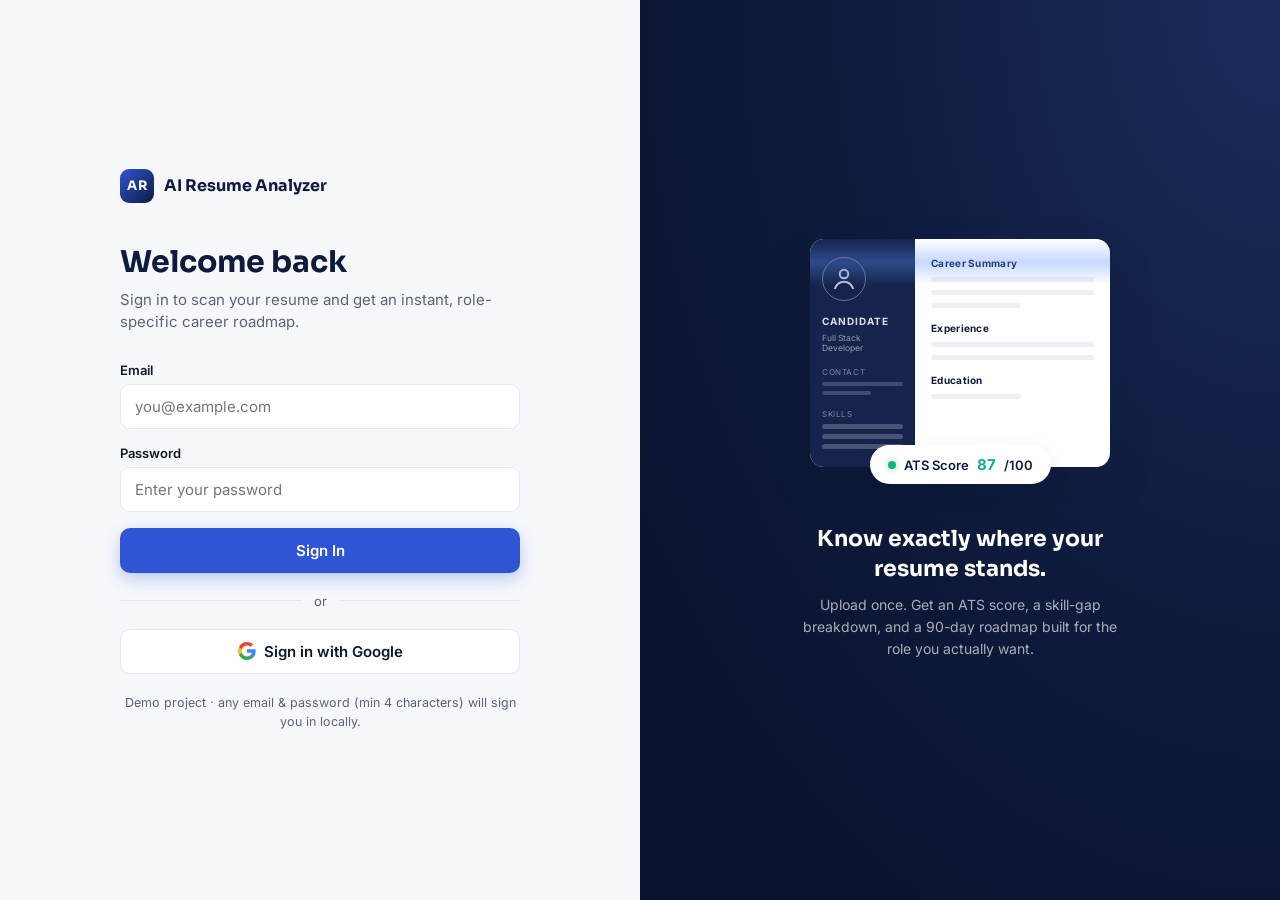
<file: index.html>
<!DOCTYPE html>
<html lang="en">
<head>
<meta charset="UTF-8" />
<meta name="viewport" content="width=device-width, initial-scale=1.0" />
<title>AI Resume Analyzer &mdash; Sign In</title>
<meta name="description" content="AI-powered resume analyzer with ATS scoring, skill gap analysis and a personalized learning roadmap." />
<link rel="preconnect" href="https://fonts.googleapis.com">
<link rel="preconnect" href="https://fonts.gstatic.com" crossorigin>
<link href="https://fonts.googleapis.com/css2?family=Sora:wght@500;600;700;800&family=Inter:wght@400;500;600;700&display=swap" rel="stylesheet">
<link rel="stylesheet" href="css/style.css" />
</head>
<body class="auth-body">

  <div class="auth-shell">

    <!-- LEFT: Auth form -->
    <section class="auth-left">
      <div class="auth-form-wrap">
        <div class="brand">
          <span class="brand-mark">AR</span>
          <span class="brand-name">AI Resume Analyzer</span>
        </div>

        <h1 class="auth-title">Welcome back</h1>
        <p class="auth-subtitle">Sign in to scan your resume and get an instant, role-specific career roadmap.</p>

        <form id="loginForm" class="auth-form" novalidate>
          <label class="field">
            <span class="field-label">Email</span>
            <input type="email" id="email" name="email" placeholder="you@example.com" autocomplete="email" required />
          </label>

          <label class="field">
            <span class="field-label">Password</span>
            <input type="password" id="password" name="password" placeholder="Enter your password" autocomplete="current-password" required minlength="4" />
          </label>

          <p id="authError" class="auth-error" hidden></p>

          <button type="submit" class="btn btn-primary btn-block">Sign In</button>

          <div class="divider"><span>or</span></div>

          <button type="button" id="googleBtn" class="btn btn-google btn-block">
            <svg width="18" height="18" viewBox="0 0 18 18" aria-hidden="true">
              <path fill="#4285F4" d="M17.64 9.2c0-.64-.06-1.25-.16-1.84H9v3.48h4.84a4.14 4.14 0 0 1-1.8 2.72v2.26h2.92c1.7-1.57 2.68-3.88 2.68-6.62z"/>
              <path fill="#34A853" d="M9 18c2.43 0 4.47-.8 5.96-2.18l-2.92-2.26c-.81.54-1.85.87-3.04.87-2.34 0-4.32-1.58-5.03-3.71H.96v2.33A9 9 0 0 0 9 18z"/>
              <path fill="#FBBC05" d="M3.97 10.72A5.4 5.4 0 0 1 3.68 9c0-.6.1-1.19.29-1.72V4.95H.96A9 9 0 0 0 0 9c0 1.45.35 2.83.96 4.05l3.01-2.33z"/>
              <path fill="#EA4335" d="M9 3.58c1.32 0 2.5.45 3.44 1.35l2.58-2.58C13.46.89 11.43 0 9 0A9 9 0 0 0 .96 4.95l3.01 2.33C4.68 5.16 6.66 3.58 9 3.58z"/>
            </svg>
            Sign in with Google
          </button>
        </form>

        <p class="auth-footnote">
          Demo project &middot; any email &amp; password (min 4 characters) will sign you in locally.
        </p>
      </div>
    </section>

    <!-- RIGHT: Visual -->
    <section class="auth-right">
      <div class="scan-stage">
        <div class="resume-card">
          <div class="resume-card__rail">
            <div class="avatar-ring">
              <svg viewBox="0 0 24 24" width="30" height="30" fill="none" stroke="currentColor" stroke-width="1.6">
                <circle cx="12" cy="8" r="3.4"/>
                <path d="M4.5 20c1.4-3.8 4.4-5.8 7.5-5.8s6.1 2 7.5 5.8"/>
              </svg>
            </div>
            <div class="rail-name">CANDIDATE</div>
            <div class="rail-role">Full Stack Developer</div>
            <div class="rail-block">
              <span class="rail-label">Contact</span>
              <div class="rail-line"></div>
              <div class="rail-line short"></div>
            </div>
            <div class="rail-block">
              <span class="rail-label">Skills</span>
              <div class="rail-chip"></div>
              <div class="rail-chip"></div>
              <div class="rail-chip"></div>
            </div>
          </div>
          <div class="resume-card__body">
            <div class="body-title">Career Summary</div>
            <div class="body-line"></div>
            <div class="body-line"></div>
            <div class="body-line short"></div>
            <div class="body-title">Experience</div>
            <div class="body-line"></div>
            <div class="body-line"></div>
            <div class="body-title">Education</div>
            <div class="body-line short"></div>
          </div>
          <div class="scan-beam"></div>
        </div>

        <div class="score-chip">
          <span class="score-chip__dot"></span>
          ATS Score <strong>87</strong>/100
        </div>
      </div>

      <div class="auth-right__copy">
        <h2>Know exactly where your resume stands.</h2>
        <p>Upload once. Get an ATS score, a skill-gap breakdown, and a 90-day roadmap built for the role you actually want.</p>
      </div>
    </section>

  </div>

<script src="js/auth.js"></script>
</body>
</html>
</file>
<file: css/style.css>
/* ==========================================================================
   AI Resume Analyzer — Design Tokens
   Palette:
     --navy        : #0F1B3D  deep navy (dark panels, headings on light bg)
     --navy-2      : #16244D  secondary navy (gradients)
     --blue        : #2F55D4  primary accent (buttons, links)
     --blue-light  : #EAF0FF  soft blue chips / icon backgrounds
     --teal        : #14B08A  positive / strengths
     --amber       : #E2A33D  caution / weaknesses
     --coral       : #E0574B  negative accents (rare use)
     --bg          : #F5F7FB  app background
     --surface     : #FFFFFF  card surface
     --border      : #E4E8F1  hairline borders
     --text        : #101828  primary text
     --text-muted  : #5B6472  secondary text
   Type: Sora (display) + Inter (body/UI)
   ========================================================================== */

:root {
  --navy: #0F1B3D;
  --navy-2: #16244D;
  --blue: #2F55D4;
  --blue-dark: #24409E;
  --blue-light: #EAF0FF;
  --teal: #14B08A;
  --teal-light: #E4F8F1;
  --amber: #E2A33D;
  --amber-light: #FCF2E1;
  --coral: #E0574B;
  --coral-light: #FCEAE8;
  --bg: #F5F7FB;
  --surface: #FFFFFF;
  --border: #E4E8F1;
  --text: #101828;
  --text-muted: #5B6472;
  --radius-sm: 10px;
  --radius-md: 14px;
  --radius-lg: 20px;
  --shadow-sm: 0 1px 2px rgba(16, 24, 40, 0.05);
  --shadow-md: 0 8px 24px rgba(16, 24, 40, 0.08);
  --shadow-lg: 0 20px 48px rgba(16, 24, 40, 0.14);
}

* { box-sizing: border-box; }

html, body {
  margin: 0;
  padding: 0;
}

body {
  font-family: 'Inter', -apple-system, BlinkMacSystemFont, sans-serif;
  color: var(--text);
  background: var(--bg);
  -webkit-font-smoothing: antialiased;
}

h1, h2, h3 {
  font-family: 'Sora', 'Inter', sans-serif;
  margin: 0;
}

p { margin: 0; }

a { color: var(--blue); }

:focus-visible {
  outline: 2px solid var(--blue);
  outline-offset: 2px;
}

.brand {
  display: flex;
  align-items: center;
  gap: 10px;
}

.brand-mark {
  display: inline-flex;
  align-items: center;
  justify-content: center;
  width: 34px;
  height: 34px;
  border-radius: 9px;
  background: linear-gradient(135deg, var(--blue), var(--navy));
  color: #fff;
  font-family: 'Sora', sans-serif;
  font-weight: 700;
  font-size: 13px;
  letter-spacing: 0.5px;
}

.brand-name {
  font-family: 'Sora', sans-serif;
  font-weight: 700;
  font-size: 16px;
  color: var(--navy);
}

.btn {
  font-family: 'Inter', sans-serif;
  font-weight: 600;
  font-size: 15px;
  border-radius: var(--radius-sm);
  border: 1px solid transparent;
  padding: 12px 20px;
  cursor: pointer;
  transition: transform 0.15s ease, box-shadow 0.15s ease, background 0.15s ease, border-color 0.15s ease;
  display: inline-flex;
  align-items: center;
  justify-content: center;
  gap: 8px;
}

.btn:active { transform: translateY(1px); }
.btn-block { width: 100%; }
.btn-lg { padding: 14px 22px; font-size: 16px; }

.btn-primary {
  background: var(--blue);
  color: #fff;
  box-shadow: 0 6px 16px rgba(47, 85, 212, 0.28);
}
.btn-primary:hover { background: var(--blue-dark); }
.btn-primary:disabled {
  opacity: 0.6;
  cursor: not-allowed;
  box-shadow: none;
}

.btn-outline {
  background: #fff;
  color: var(--blue);
  border-color: var(--blue);
}
.btn-outline:hover { background: var(--blue-light); }

.btn-ghost {
  background: transparent;
  color: var(--text-muted);
  border-color: var(--border);
}
.btn-ghost:hover { background: var(--blue-light); color: var(--blue-dark); border-color: var(--blue-light); }

.btn-google {
  background: #fff;
  color: var(--text);
  border-color: var(--border);
}
.btn-google:hover { background: #fafbfe; }

.auth-body { background: var(--bg); }

.auth-shell {
  display: grid;
  grid-template-columns: 1fr 1fr;
  min-height: 100vh;
}

.auth-left {
  display: flex;
  align-items: center;
  justify-content: center;
  padding: 48px 32px;
}

.auth-form-wrap {
  width: 100%;
  max-width: 400px;
}

.auth-form-wrap .brand { margin-bottom: 40px; }

.auth-title {
  font-size: 30px;
  font-weight: 700;
  color: var(--navy);
  margin-bottom: 8px;
}

.auth-subtitle {
  color: var(--text-muted);
  font-size: 15px;
  line-height: 1.5;
  margin-bottom: 28px;
}

.auth-form { display: flex; flex-direction: column; gap: 16px; }

.field { display: flex; flex-direction: column; gap: 6px; }

.field-label {
  font-size: 13px;
  font-weight: 600;
  color: var(--text);
}

input[type="email"],
input[type="password"],
input[type="text"],
select {
  font-family: 'Inter', sans-serif;
  font-size: 15px;
  padding: 12px 14px;
  border-radius: var(--radius-sm);
  border: 1px solid var(--border);
  background: #fff;
  color: var(--text);
  transition: border-color 0.15s ease, box-shadow 0.15s ease;
}

input:focus, select:focus {
  border-color: var(--blue);
  box-shadow: 0 0 0 3px rgba(47, 85, 212, 0.12);
  outline: none;
}

.auth-error, .form-error {
  color: var(--coral);
  background: var(--coral-light);
  border-radius: var(--radius-sm);
  padding: 10px 12px;
  font-size: 13px;
}

.divider {
  display: flex;
  align-items: center;
  gap: 12px;
  color: var(--text-muted);
  font-size: 13px;
  margin: 4px 0;
}
.divider::before, .divider::after {
  content: '';
  flex: 1;
  height: 1px;
  background: var(--border);
}

.auth-footnote {
  margin-top: 20px;
  font-size: 12.5px;
  color: var(--text-muted);
  text-align: center;
  line-height: 1.5;
}

.auth-right {
  background: radial-gradient(120% 120% at 100% 0%, #1B2C5C 0%, var(--navy) 60%, #0A132D 100%);
  display: flex;
  flex-direction: column;
  align-items: center;
  justify-content: center;
  padding: 48px 32px;
  gap: 40px;
  position: relative;
  overflow: hidden;
}

.scan-stage {
  position: relative;
  display: flex;
  flex-direction: column;
  align-items: center;
}

.resume-card {
  position: relative;
  width: 300px;
  border-radius: var(--radius-md);
  overflow: hidden;
  display: flex;
  background: #fff;
  box-shadow: var(--shadow-lg);
}

.resume-card__rail {
  width: 105px;
  background: var(--navy-2);
  padding: 18px 12px;
  display: flex;
  flex-direction: column;
  gap: 14px;
  color: rgba(255,255,255,0.85);
}

.avatar-ring {
  width: 44px;
  height: 44px;
  border-radius: 50%;
  border: 1.5px solid rgba(255,255,255,0.35);
  display: flex;
  align-items: center;
  justify-content: center;
  color: rgba(255,255,255,0.7);
}

.rail-name { font-size: 10px; font-weight: 700; letter-spacing: 1px; }
.rail-role { font-size: 8.5px; color: rgba(255,255,255,0.55); margin-top: -8px; }

.rail-block { display: flex; flex-direction: column; gap: 5px; }
.rail-label { font-size: 8px; text-transform: uppercase; letter-spacing: 0.6px; color: rgba(255,255,255,0.45); }
.rail-line { height: 4px; border-radius: 2px; background: rgba(255,255,255,0.18); }
.rail-line.short { width: 60%; }
.rail-chip { height: 5px; border-radius: 3px; background: rgba(255,255,255,0.22); }

.resume-card__body {
  flex: 1;
  padding: 18px 16px;
  display: flex;
  flex-direction: column;
  gap: 8px;
}
.body-title { font-size: 10px; font-weight: 700; color: var(--navy); margin-top: 6px; letter-spacing: 0.3px; }
.body-title:first-child { margin-top: 0; }
.body-line { height: 5px; border-radius: 3px; background: #EDEFF5; }
.body-line.short { width: 55%; }

.scan-beam {
  position: absolute;
  left: 0;
  right: 0;
  height: 46px;
  background: linear-gradient(180deg, rgba(47,85,212,0) 0%, rgba(94,146,255,0.35) 50%, rgba(47,85,212,0) 100%);
  animation: scan 3.2s ease-in-out infinite;
  pointer-events: none;
}

@keyframes scan {
  0%   { top: -46px; }
  50%  { top: calc(100% - 0px); }
  100% { top: -46px; }
}

.score-chip {
  margin-top: -22px;
  background: #fff;
  color: var(--navy);
  border-radius: 999px;
  padding: 10px 18px;
  font-size: 13px;
  font-weight: 600;
  box-shadow: var(--shadow-md);
  display: flex;
  align-items: center;
  gap: 8px;
  z-index: 2;
}
.score-chip strong { color: var(--teal); font-size: 15px; }
.score-chip__dot {
  width: 8px; height: 8px; border-radius: 50%;
  background: var(--teal);
  box-shadow: 0 0 0 4px var(--teal-light);
}

.auth-right__copy {
  max-width: 340px;
  text-align: center;
  color: #fff;
}
.auth-right__copy h2 {
  font-size: 22px;
  font-weight: 700;
  margin-bottom: 10px;
  line-height: 1.35;
}
.auth-right__copy p {
  font-size: 14px;
  color: rgba(255,255,255,0.65);
  line-height: 1.6;
}

@media (max-width: 900px) {
  .auth-shell { grid-template-columns: 1fr; }
  .auth-right { order: -1; padding: 36px 24px; }
  .resume-card { width: 260px; }
}

.topbar {
  background: #fff;
  border-bottom: 1px solid var(--border);
  position: sticky;
  top: 0;
  z-index: 10;
}
.topbar__inner {
  max-width: 1080px;
  margin: 0 auto;
  padding: 14px 24px;
  display: flex;
  align-items: center;
  justify-content: space-between;
}
.topbar__right { display: flex; align-items: center; gap: 14px; }
.user-email { font-size: 13.5px; color: var(--text-muted); }

.app-main {
  max-width: 1080px;
  margin: 0 auto;
  padding: 40px 24px 80px;
}

.hero {
  text-align: center;
  max-width: 640px;
  margin: 0 auto 40px;
}
.hero h1 {
  font-size: 34px;
  font-weight: 800;
  color: var(--navy);
  margin-bottom: 12px;
}
.hero p {
  color: var(--text-muted);
  font-size: 15.5px;
  line-height: 1.6;
}

.feature-cards {
  display: grid;
  grid-template-columns: repeat(3, 1fr);
  gap: 18px;
  margin-bottom: 32px;
}

.feature-card {
  background: var(--surface);
  border: 1px solid var(--border);
  border-radius: var(--radius-lg);
  padding: 22px;
  box-shadow: var(--shadow-sm);
}

.feature-icon {
  width: 44px;
  height: 44px;
  border-radius: 12px;
  background: var(--blue-light);
  color: var(--blue);
  display: flex;
  align-items: center;
  justify-content: center;
  margin-bottom: 14px;
}

.feature-card h3 {
  font-size: 16px;
  font-weight: 700;
  color: var(--navy);
  margin-bottom: 6px;
}
.feature-card p {
  font-size: 13.5px;
  color: var(--text-muted);
  line-height: 1.5;
}

.upload-card {
  background: var(--surface);
  border: 1px solid var(--border);
  border-radius: var(--radius-lg);
  padding: 28px;
  box-shadow: var(--shadow-sm);
  margin-bottom: 32px;
}

.upload-row {
  display: grid;
  grid-template-columns: 1.6fr 1fr;
  gap: 14px;
  margin-bottom: 16px;
}

.file-drop {
  position: relative;
  display: flex;
  align-items: center;
  gap: 10px;
  border: 1.5px dashed var(--border);
  border-radius: var(--radius-sm);
  padding: 12px 14px;
  color: var(--text-muted);
  font-size: 14px;
  cursor: pointer;
  transition: border-color 0.15s ease, background 0.15s ease;
}
.file-drop:hover { border-color: var(--blue); background: var(--blue-light); }
.file-drop.has-file { color: var(--navy); border-style: solid; border-color: var(--blue); }
.file-drop input { position: absolute; inset: 0; opacity: 0; cursor: pointer; }

#roleSelect { width: 100%; cursor: pointer; }

@media (max-width: 680px) {
  .upload-row { grid-template-columns: 1fr; }
  .feature-cards { grid-template-columns: 1fr; }
}

.loading-state {
  display: flex;
  flex-direction: column;
  align-items: center;
  gap: 14px;
  padding: 60px 0;
  color: var(--text-muted);
  font-size: 14.5px;
}
.spinner {
  width: 34px;
  height: 34px;
  border-radius: 50%;
  border: 3px solid var(--blue-light);
  border-top-color: var(--blue);
  animation: spin 0.8s linear infinite;
}
@keyframes spin { to { transform: rotate(360deg); } }

.results-section {
  display: flex;
  flex-direction: column;
  gap: 22px;
  animation: fadeUp 0.4s ease;
}
@keyframes fadeUp {
  from { opacity: 0; transform: translateY(10px); }
  to { opacity: 1; transform: translateY(0); }
}

.card {
  background: var(--surface);
  border: 1px solid var(--border);
  border-radius: var(--radius-lg);
  padding: 26px 28px;
  box-shadow: var(--shadow-sm);
}

.score-card__head {
  display: flex;
  align-items: center;
  justify-content: space-between;
  margin-bottom: 16px;
}
.score-card__head h2 { font-size: 19px; color: var(--navy); font-weight: 700; }

.badge {
  background: var(--teal-light);
  color: var(--teal);
  font-size: 12.5px;
  font-weight: 700;
  padding: 6px 14px;
  border-radius: 999px;
}
.badge.moderate { background: var(--amber-light); color: #B87A15; }
.badge.low { background: var(--coral-light); color: var(--coral); }

.score-bar {
  height: 10px;
  border-radius: 999px;
  background: var(--blue-light);
  overflow: hidden;
  margin-bottom: 10px;
}
.score-bar__fill {
  height: 100%;
  border-radius: 999px;
  background: linear-gradient(90deg, var(--blue), var(--navy));
  transition: width 1s cubic-bezier(0.22, 1, 0.36, 1);
}
.score-label { font-size: 18px; font-weight: 700; color: var(--navy); }

.triple-grid {
  display: grid;
  grid-template-columns: repeat(3, 1fr);
  gap: 18px;
}
@media (max-width: 800px) { .triple-grid { grid-template-columns: 1fr; } }

.card-title {
  font-size: 15.5px;
  font-weight: 700;
  margin-bottom: 12px;
  padding-bottom: 10px;
  border-bottom: 1px solid var(--border);
}
.card-title.strengths { color: var(--teal); }
.card-title.weaknesses { color: var(--amber); }
.card-title.improvements { color: var(--blue); }

.bullet-list {
  list-style: none;
  margin: 0;
  padding: 0;
  display: flex;
  flex-direction: column;
  gap: 10px;
}
.bullet-list li {
  font-size: 13.8px;
  line-height: 1.5;
  color: var(--text);
  padding-left: 16px;
  position: relative;
}
.bullet-list li::before {
  content: '';
  position: absolute;
  left: 0;
  top: 7px;
  width: 6px;
  height: 6px;
  border-radius: 50%;
  background: currentColor;
  opacity: 0.5;
}

.section-title {
  font-size: 19px;
  font-weight: 700;
  color: var(--navy);
  margin-bottom: 18px;
}
.subsection-title {
  font-size: 14.5px;
  font-weight: 700;
  color: var(--navy);
  margin: 26px 0 12px;
}
.subsection-title:first-of-type { margin-top: 0; }

.roadmap-grid, .resource-grid {
  display: grid;
  grid-template-columns: repeat(3, 1fr);
  gap: 16px;
}
.resource-grid { grid-template-columns: repeat(2, 1fr); }
.schedule-grid, .timeline-grid {
  display: grid;
  grid-template-columns: repeat(3, 1fr);
  gap: 16px;
}
@media (max-width: 800px) {
  .roadmap-grid, .resource-grid, .schedule-grid, .timeline-grid { grid-template-columns: 1fr; }
}

.mini-card {
  border: 1px solid var(--border);
  border-radius: var(--radius-md);
  padding: 16px 18px;
  background: #FBFCFE;
}
.mini-card h4 {
  font-size: 14px;
  font-weight: 700;
  color: var(--blue-dark);
  margin: 0 0 8px;
}
.mini-card p { font-size: 13px; color: var(--text-muted); line-height: 1.5; }
.mini-card ul {
  margin: 0;
  padding-left: 16px;
  font-size: 13px;
  color: var(--text);
  line-height: 1.7;
}

.timeline-grid .mini-card h4 { color: var(--navy); }

.actions-row {
  display: flex;
  justify-content: center;
  padding-top: 8px;
}

.app-footer {
  text-align: center;
  padding: 26px 20px 40px;
  color: var(--text-muted);
  font-size: 12.5px;
}

/* Ensure [hidden] always wins over display:flex on these sections */
.results-section[hidden],
.loading-state[hidden] {
  display: none !important;
}
</file>
